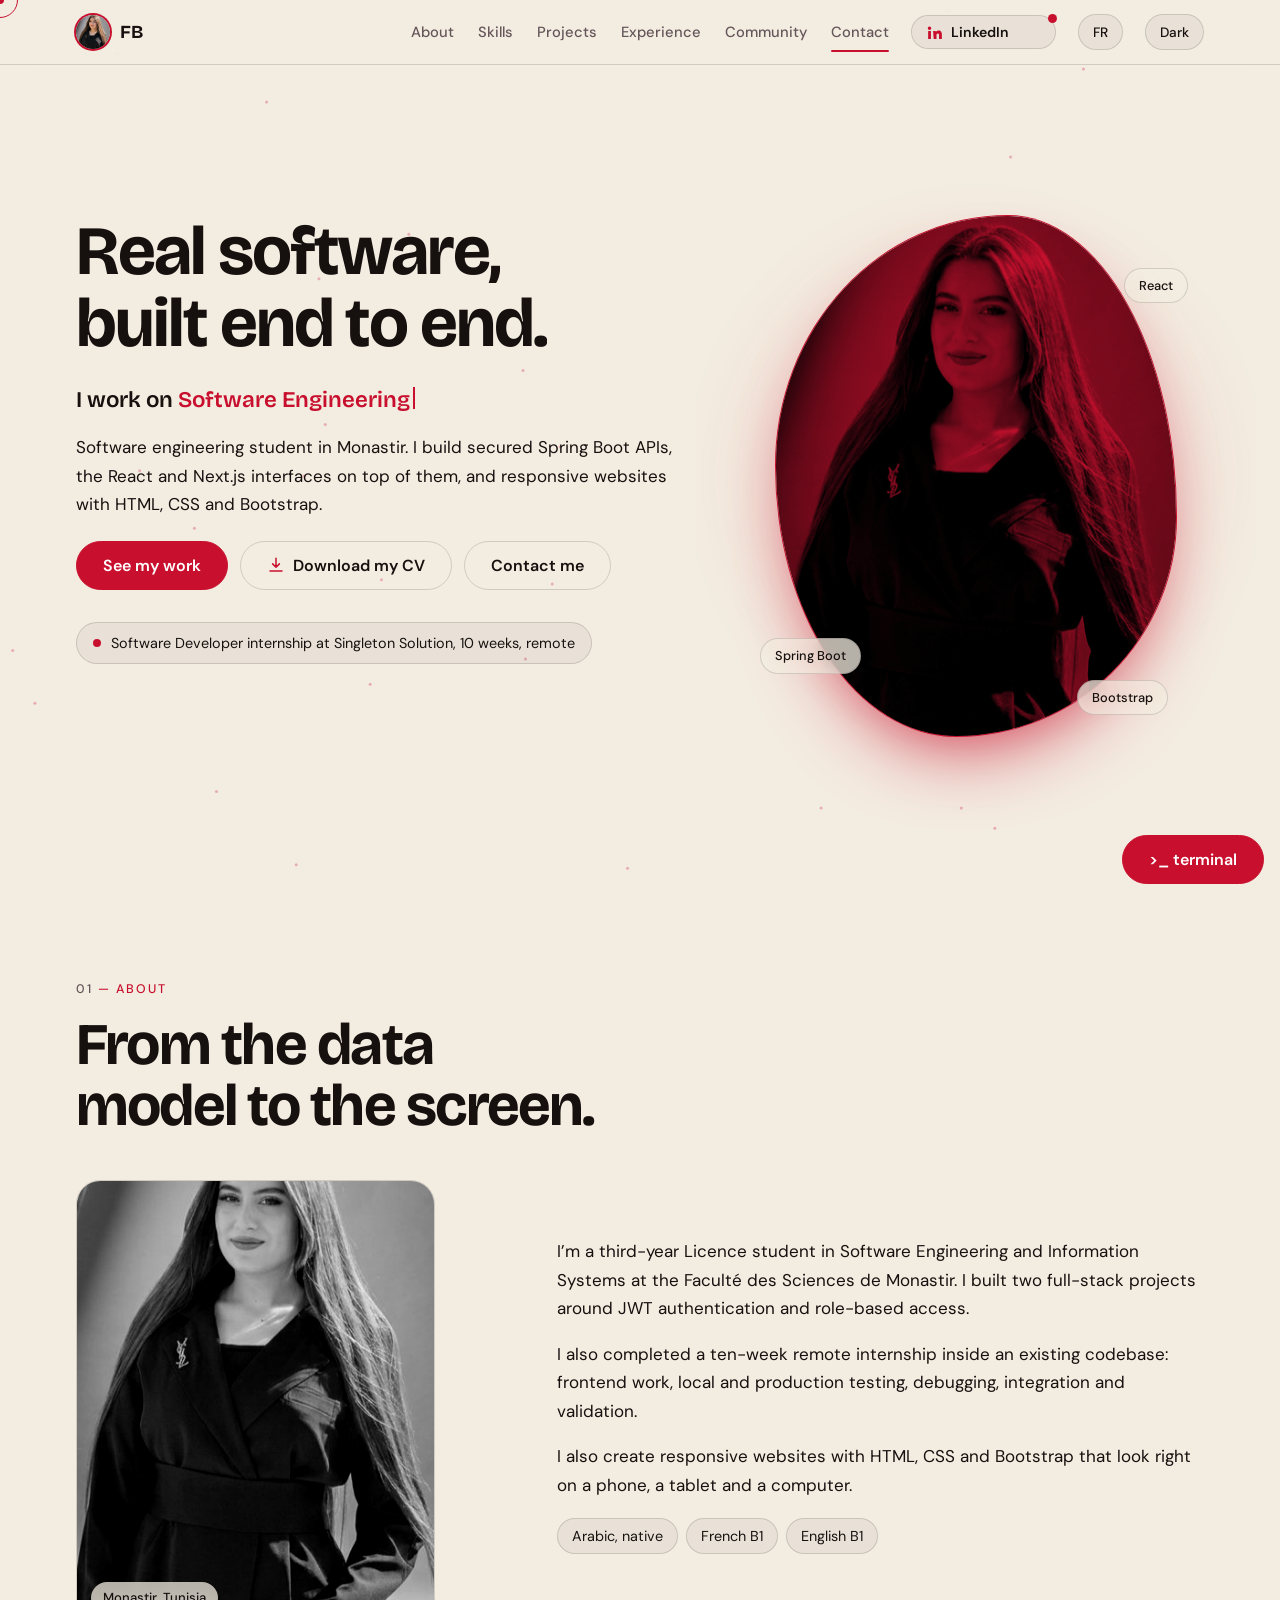
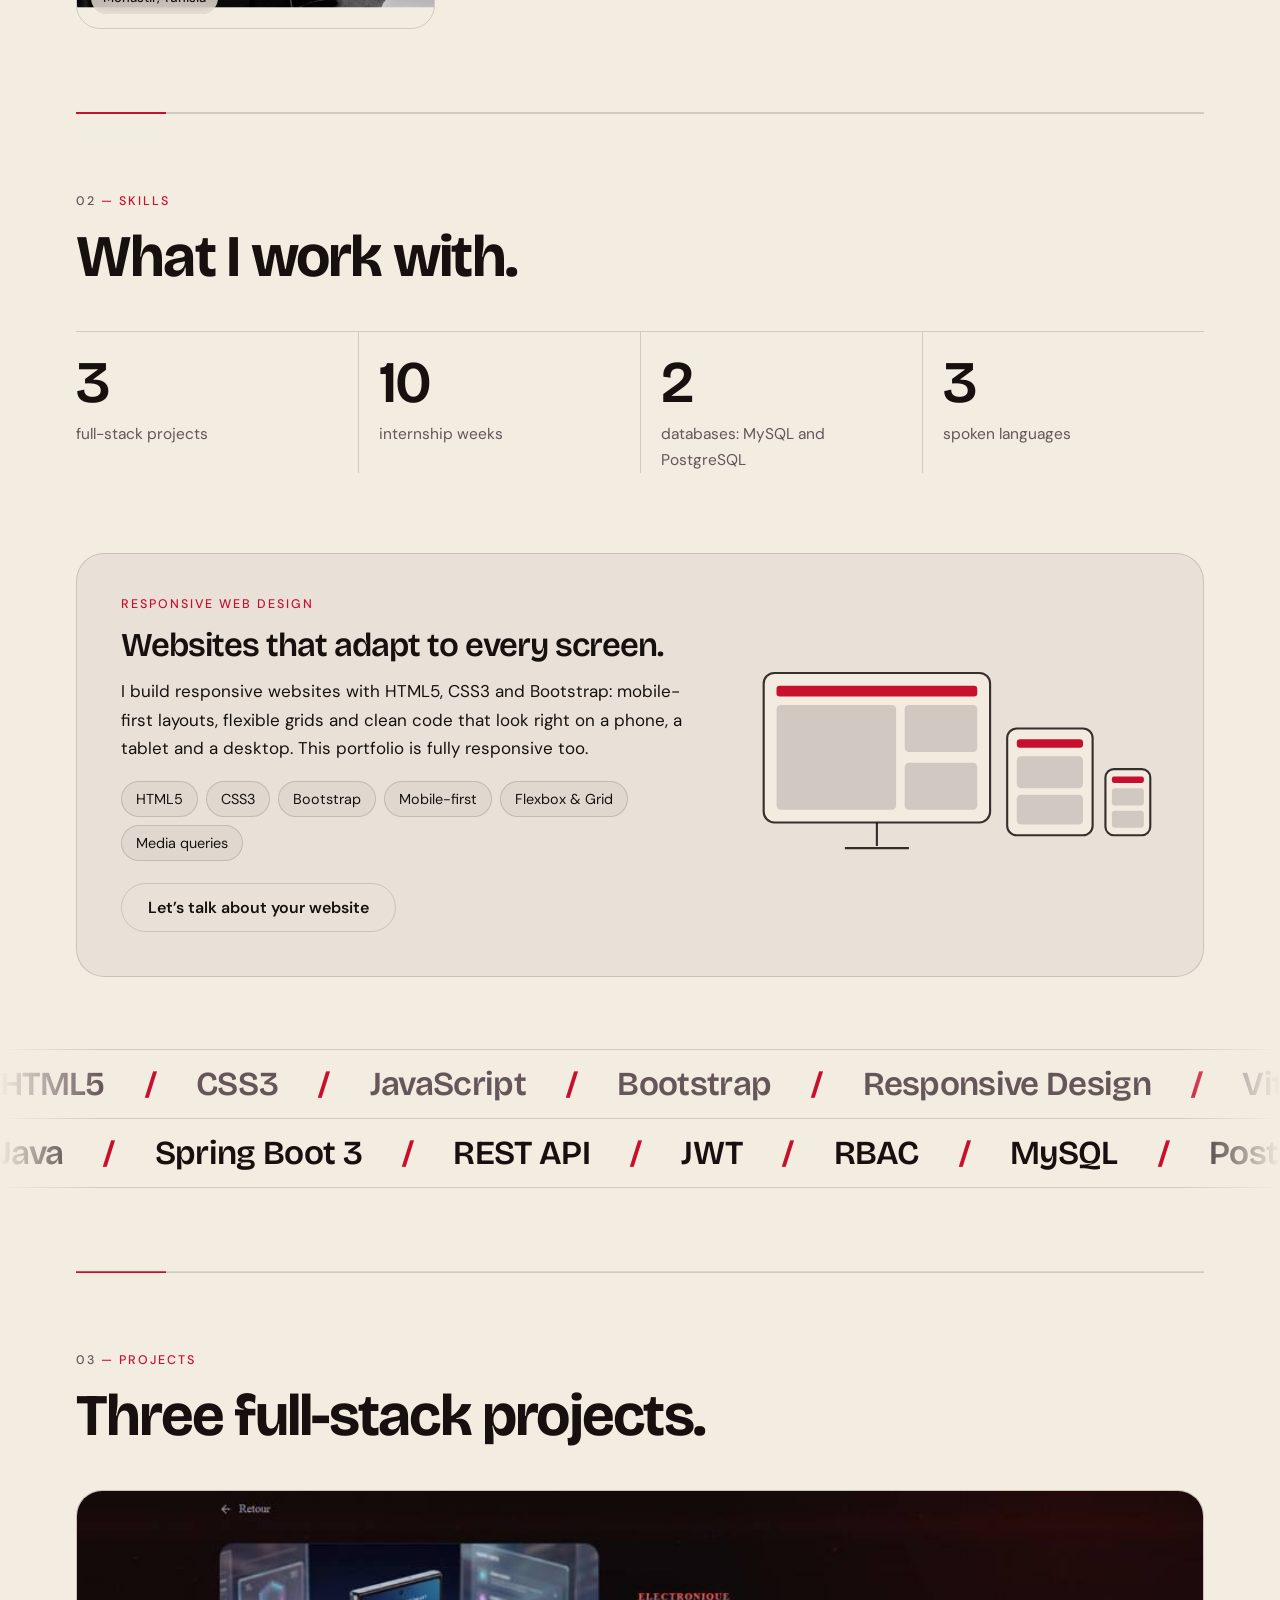
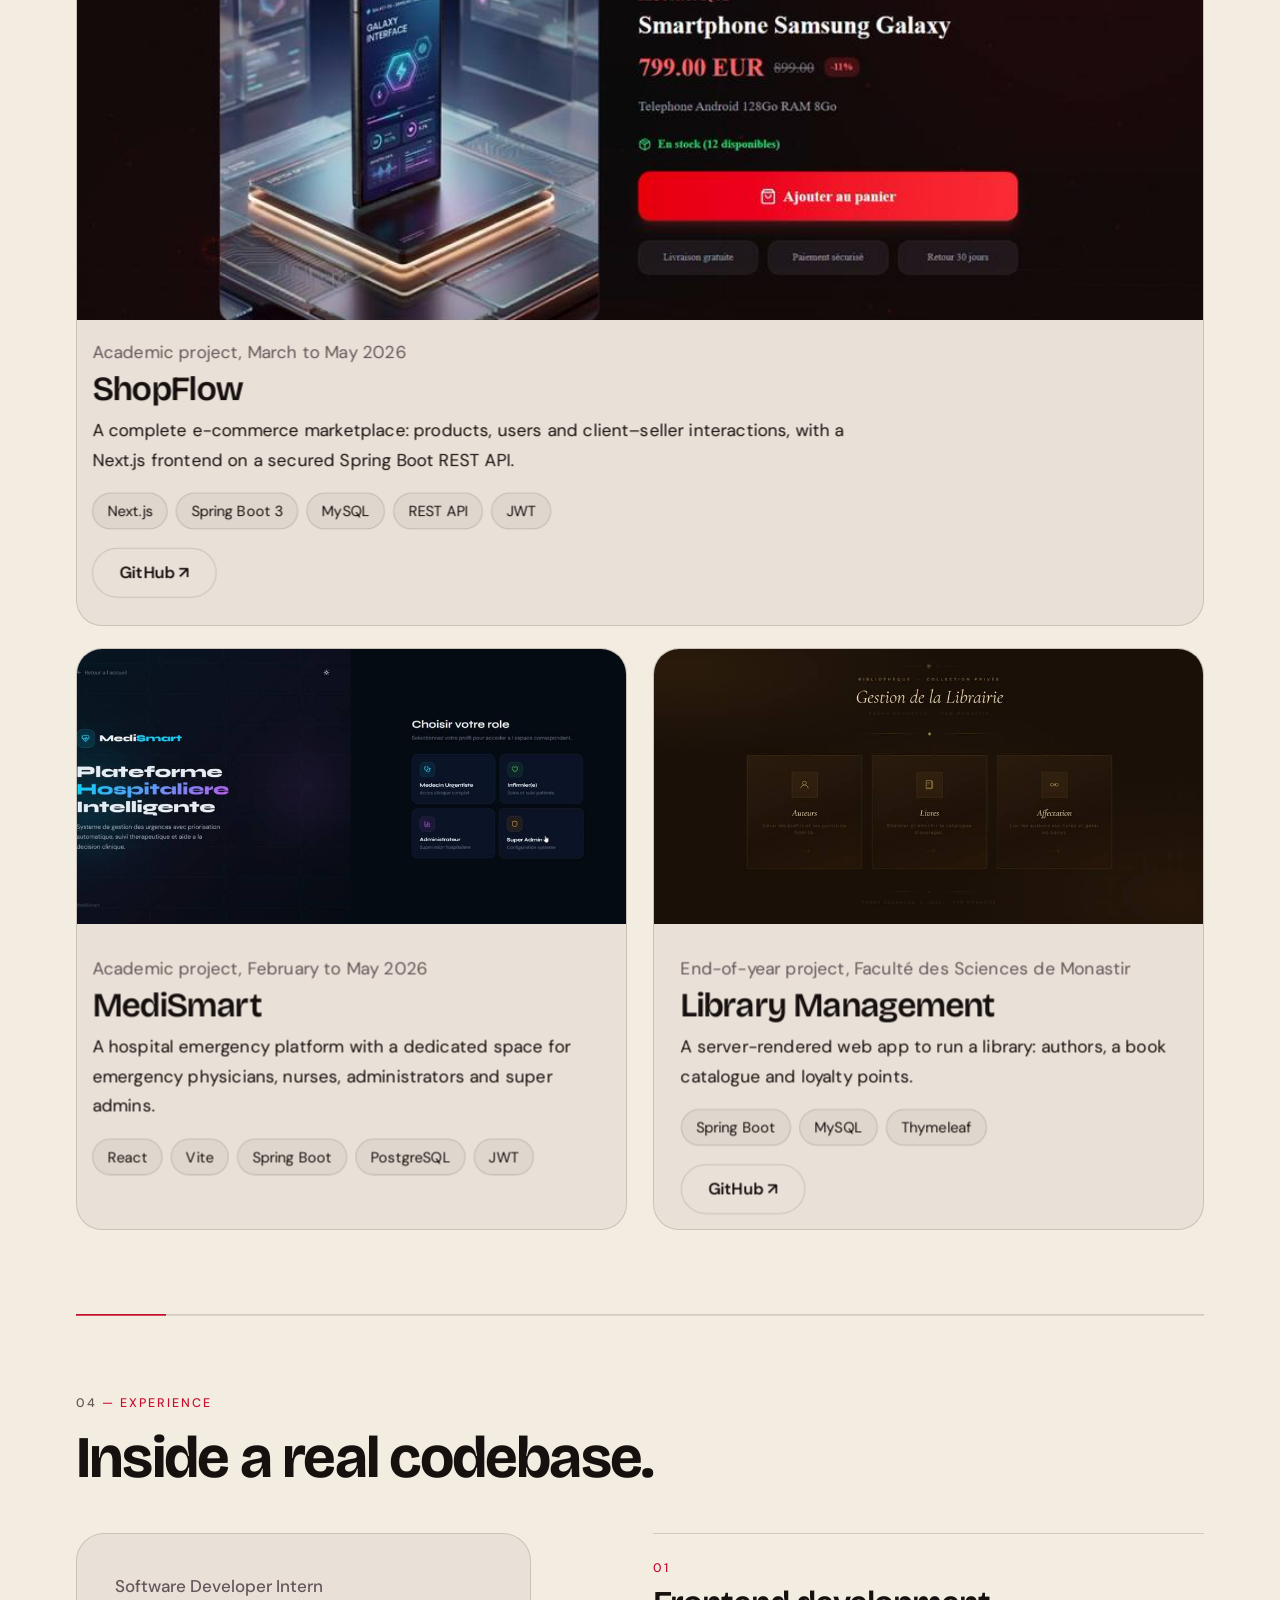
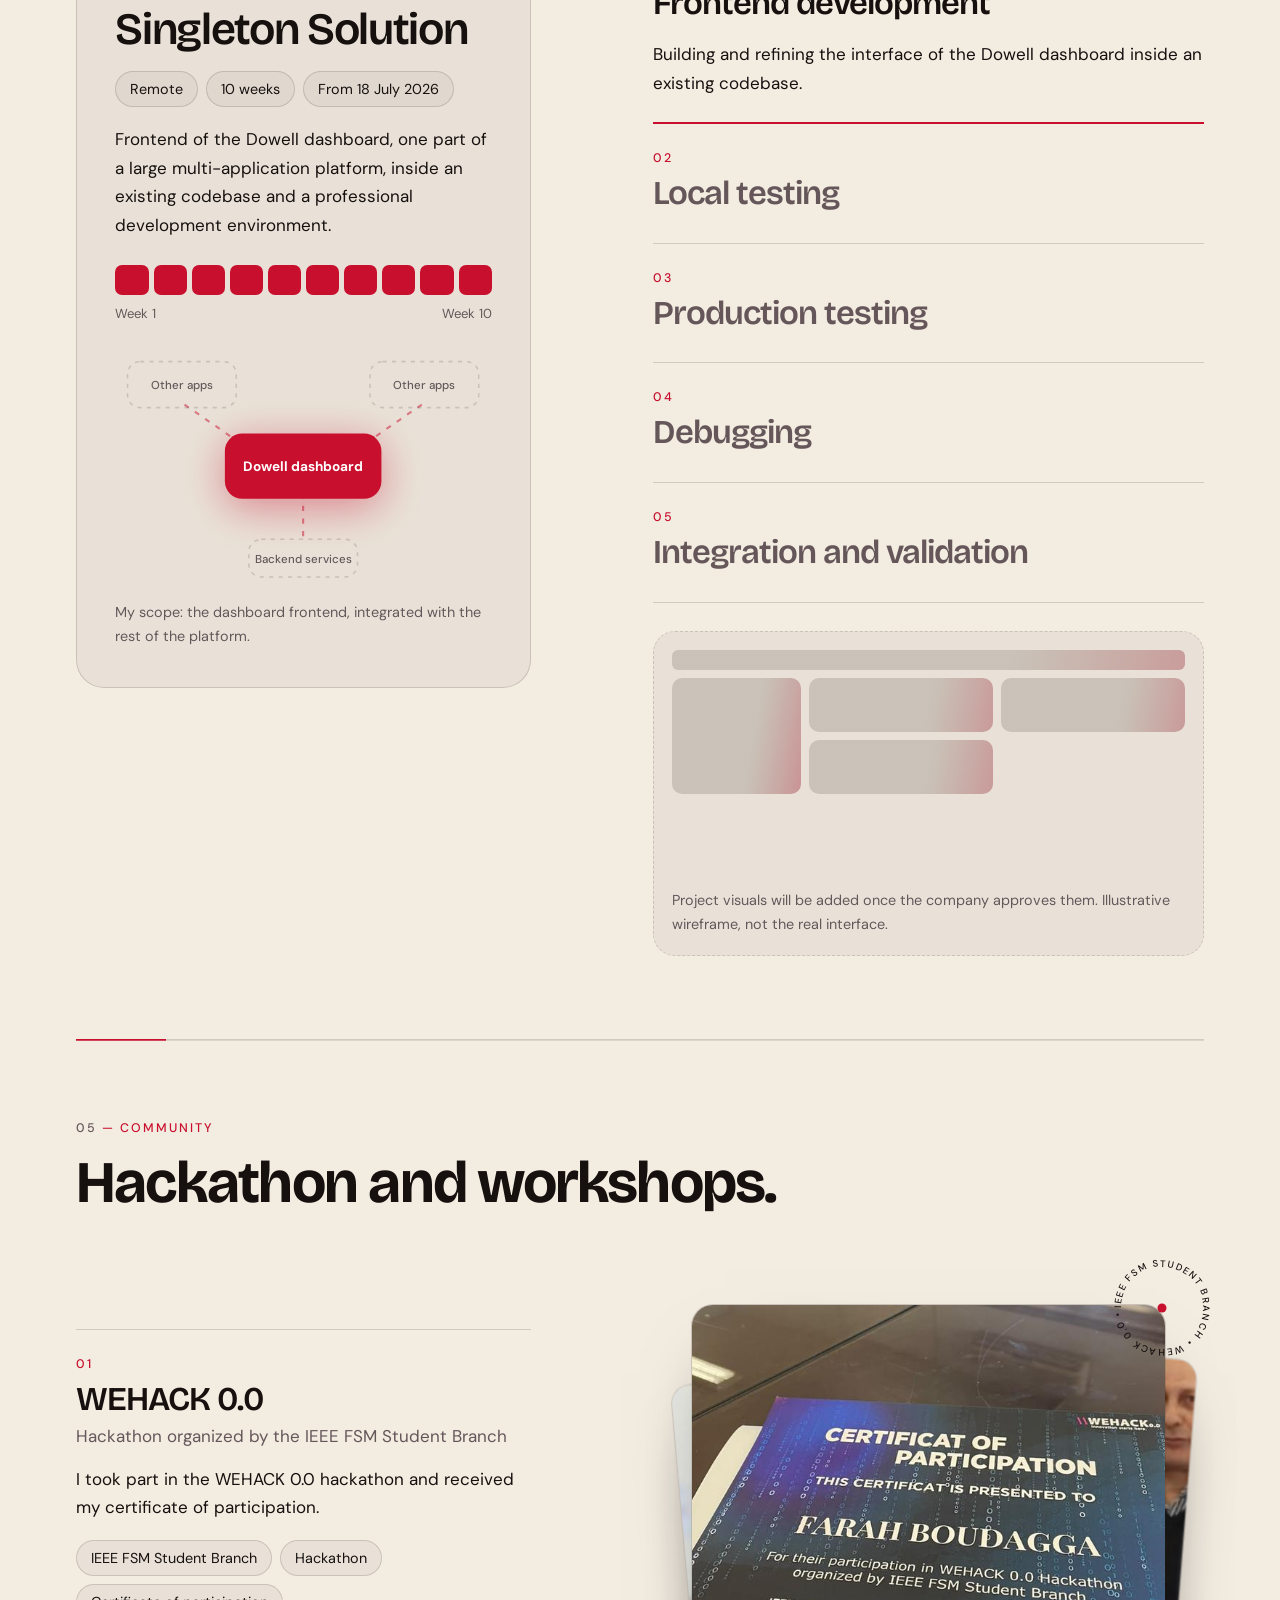
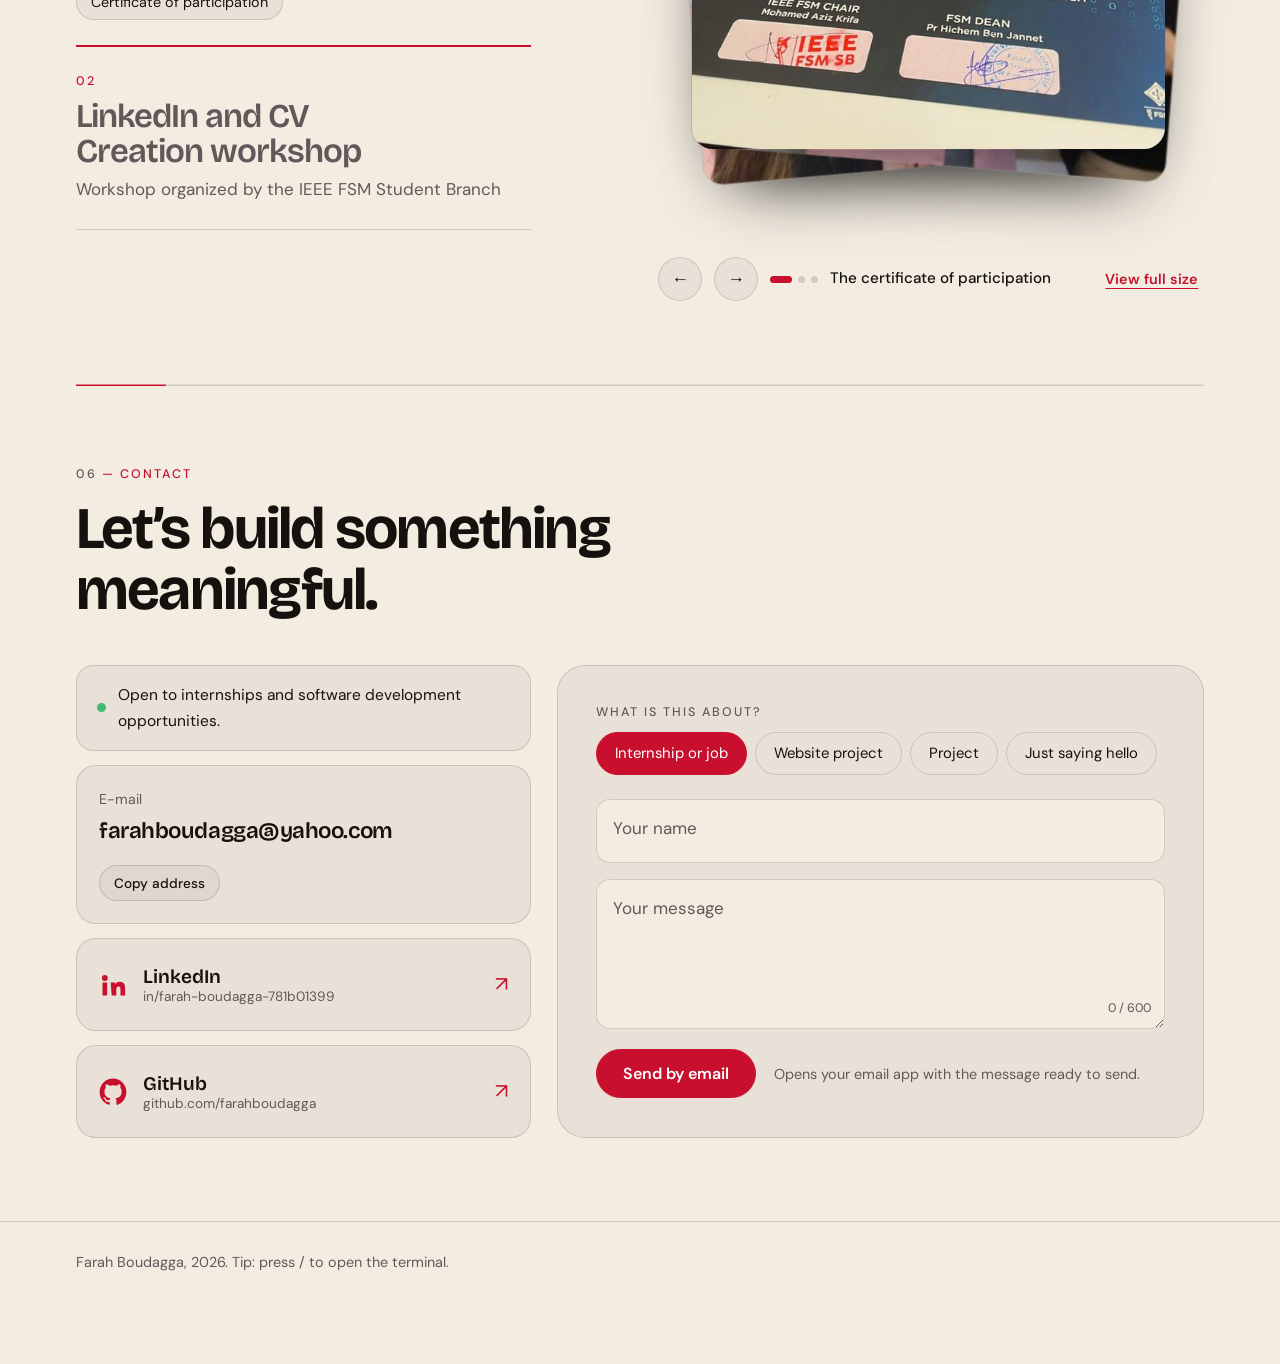
<file: index.html>
<!DOCTYPE html>
<!--
  =====================================================================
  PORTFOLIO  -  index.html  (the structure and the texts of the page)
  =====================================================================
  HOW THE PROJECT IS ORGANIZED
    index.html        -> this file: page structure + the texts (English + French)
    css/style.css     -> all the colors, fonts and layout
    js/config.js      -> ***YOUR DATA***: email, links, CV, images, projects, skills...
    js/main.js        -> the behavior (animations, language switch, terminal...)
    assets/img/       -> your photos and project screenshots
    assets/cv/        -> your CV (PDF)

  WHAT TO EDIT
    * Email, LinkedIn, GitHub, CV file, images, projects, skills  -> js/config.js
    * A sentence of text                                         -> here, in index.html
        Every translated text has two versions:
        the English text is between the tags, the French text is in  data-fr="..."
        Example:  <p data-fr="Bonjour">Hello</p>
    * Colors and fonts                                           -> css/style.css (top of the file)

  Elements with  data-email, data-cv-link, data-linkedin-link ...  are filled
  automatically from js/config.js, so never type your email in this file.
  =====================================================================
-->
<html lang="en">
<head>
<meta charset="utf-8">
<!-- This line makes the page responsive on phones -->
<meta name="viewport" content="width=device-width, initial-scale=1, viewport-fit=cover">
<title>Farah Boudagga | Software Engineering Student &amp; Developer</title>

<!-- SEO + link preview (WhatsApp, LinkedIn...) -->
<meta name="description" content="Farah Boudagga, software engineering student in Monastir. Secured Spring Boot APIs, React and Next.js interfaces, responsive websites with HTML, CSS and Bootstrap, a remote developer internship and WEHACK 0.0 hackathon participation.">
<meta property="og:title" content="Farah Boudagga | Software Engineering Student &amp; Developer">
<meta property="og:description" content="Real software, built end to end: Spring Boot, React, Next.js and responsive websites.">
<meta property="og:type" content="website">
<meta property="og:url" content="https://farahboudagga.github.io/">
<meta property="og:image" content="https://farahboudagga.github.io/assets/img/portrait.jpg">
<meta name="twitter:card" content="summary">
<!-- Tells Google the official address of this page -->
<link rel="canonical" href="https://farahboudagga.github.io/">
<!-- Helps Google understand who this site is about -->
<script type="application/ld+json">
{"@context":"https://schema.org","@type":"Person","name":"Farah Boudagga","url":"https://farahboudagga.github.io/","image":"https://farahboudagga.github.io/assets/img/portrait.jpg","description":"Software engineering student and developer in Monastir, Tunisia.","sameAs":["https://www.linkedin.com/in/farah-boudagga-781b01399/","https://github.com/farahboudagga"]}
</script>
<meta name="theme-color" content="#C8102E">
<link rel="icon" href="assets/img/portrait.jpg">

<!-- Google Fonts (needs internet). To change the fonts, change this link AND --d in css/style.css -->
<link rel="preconnect" href="https://fonts.googleapis.com">
<link rel="preconnect" href="https://fonts.gstatic.com" crossorigin>
<link href="https://fonts.googleapis.com/css2?family=Bricolage+Grotesque:opsz,wght@12..96,500..800&family=DM+Sans:wght@400;500;700&display=swap" rel="stylesheet">

<!-- All the styles -->
<link rel="stylesheet" href="css/style.css">
</head>

<body>
<!-- Accessibility: lets keyboard users jump to the content -->
<a class="sk" href="#main">Skip to content</a>

<!-- ===== Decorations: loading screen, scroll bar, particles canvas, custom cursor ===== -->
<!-- LOADING SCREEN: calm, uses the site background. Portrait inside a thin ring that fills up,
     then the name and the role. It fades away by itself (see js/main.js, section 13). -->
<div id="pre" aria-hidden="true">
  <div class="pre-ring">
    <svg viewBox="0 0 112 112"><circle class="track" cx="56" cy="56" r="52"/><circle class="prog" cx="56" cy="56" r="52"/></svg>
    <img class="ph" alt="" width="92" height="92">
  </div>
  <p class="pre-name" data-name></p>
  <p class="pre-role" data-fr="Étudiante en génie logiciel et développeuse">Software engineering student and developer</p>
</div>
<div id="bar"></div>
<canvas id="cv" aria-hidden="true"></canvas>
<div id="cu"></div><div id="cr"></div>

<!-- =====================================================================
     NAVBAR
     Menu links: data-fr = French label. The LinkedIn pill + preview card
     are filled from js/config.js.
     ===================================================================== -->
<nav aria-label="Main"><div class="w">
  <!-- Logo = your photo + initials -->
  <a class="lg" href="#top" aria-label="Back to top"><img class="ph" alt="" width="34" height="34"><span data-initials></span></a>

  <!-- Desktop menu -->
  <div class="nl" id="nl">
    <a data-s="about" href="#about" data-fr="À propos">About</a>
    <a data-s="skills" href="#skills" data-fr="Compétences">Skills</a>
    <a data-s="projects" href="#projects" data-fr="Projets">Projects</a>
    <a data-s="experience" href="#experience" data-fr="Expérience">Experience</a>
    <a data-s="community" href="#community" data-fr="Communauté">Community</a>
    <a data-s="contact" href="#contact">Contact</a>
    <i class="ind" id="ind"></i><!-- moving underline -->
  </div>

  <!-- LinkedIn pill + hover preview card -->
  <div class="li" id="li">
    <a class="lip" data-linkedin-link href="#" target="_blank" rel="noopener" aria-label="LinkedIn (opens in a new tab)">
      <svg viewBox="0 0 24 24" aria-hidden="true"><path fill="currentColor" d="M4.98 3.5a2.5 2.5 0 1 1 0 5 2.5 2.5 0 0 1 0-5zM3 9.75h4v11.25H3zM10 9.75h3.8v1.6h.06c.53-1 1.83-2.06 3.77-2.06 4.03 0 4.77 2.65 4.77 6.1v5.61h-4v-4.97c0-1.19-.02-2.71-1.65-2.71-1.65 0-1.9 1.29-1.9 2.62v5.06h-4z"/></svg>
      <span id="lipt">LinkedIn</span><i aria-hidden="true"></i>
    </a>
    <div class="lic" id="lic" role="region" aria-label="LinkedIn profile preview">
      <div class="lbn"></div>
      <div class="lbi">
        <div class="lbd">
          <img class="ph cav" alt="Portrait of Farah Boudagga" width="56" height="56">
          <div><b data-name></b><small data-fr="Monastir, Tunisie">Monastir, Tunisia</small></div>
        </div>
        <!-- EDIT: your LinkedIn headline + details -->
        <p class="lhd">Computer Science Student | Exploring Science &amp; Technology Through Code &amp; Books</p>
        <ul class="lmt"><li>Faculté des sciences Monastir</li><li data-fr="500+ relations">500+ connections</li></ul>
        <p class="lps" data-fr="Au programme : le projet ShopFlow, les ateliers IEEE FSM, et ce que je construis.">Inside: the ShopFlow project, IEEE FSM workshops and what I’m building.</p>
        <a class="btn" data-linkedin-link href="#" target="_blank" rel="noopener" data-fr="Voir mon profil ↗">View my profile ↗</a>
      </div>
    </div>
  </div>

  <!-- Buttons: language, theme, mobile burger (the CV button lives in the hero) -->
  <button class="ib" id="lang" aria-label="Switch language">FR</button>
  <button class="ib" id="th" aria-label="Toggle light or dark theme">Dark</button>
  <button class="bgr" id="bgr" aria-label="Open menu" aria-expanded="false" aria-controls="mp"><span></span><span></span></button>
</div>

<!-- Mobile menu (opens with the burger button). The LinkedIn card is copied here by main.js -->
<div id="mp">
  <a class="pl" data-s="about" href="#about" data-fr="À propos">About</a>
  <a class="pl" data-s="skills" href="#skills" data-fr="Compétences">Skills</a>
  <a class="pl" data-s="projects" href="#projects" data-fr="Projets">Projects</a>
  <a class="pl" data-s="experience" href="#experience" data-fr="Expérience">Experience</a>
  <a class="pl" data-s="community" href="#community" data-fr="Communauté">Community</a>
  <a class="pl" data-s="contact" href="#contact">Contact</a>
</div>
</nav>

<main id="main">

<!-- =====================================================================
     HERO  -  first screen
     The big title and the typing words come from js/config.js
     (headline + typingWords). The badge below shows your internship.
     ===================================================================== -->
<header class="hero" id="top"><div class="w"><div class="g">
  <div class="cp">
    <h1 id="h1" aria-label="Real software, built end to end."></h1>
    <div class="ty" aria-hidden="true"><span id="tp" data-fr="Je travaille sur">I work on</span> <b id="tw"></b><u></u></div>

    <!-- EDIT: short introduction -->
    <p data-fr="Étudiante en génie logiciel à Monastir. Je construis des API Spring Boot sécurisées, les interfaces React et Next.js qui s’appuient dessus, et des sites web responsive en HTML, CSS et Bootstrap.">Software engineering student in Monastir. I build secured Spring Boot APIs, the React and Next.js interfaces on top of them, and responsive websites with HTML, CSS and Bootstrap.</p>

    <!-- Buttons. This is the ONLY CV button on the whole site; its file comes from js/config.js (cv.file) -->
    <div class="cta">
      <a class="btn mag" href="#projects" data-fr="Voir mes projets">See my work</a>
      <a class="btn o mag dl" data-cv-link href="#" download><svg viewBox="0 0 24 24" fill="none" stroke="currentColor" stroke-width="2" stroke-linecap="round" stroke-linejoin="round" aria-hidden="true"><path d="M12 3v12m0 0l-4.5-4.5M12 15l4.5-4.5M4 20h16"/></svg><span data-fr="Télécharger mon CV">Download my CV</span></a>
      <a class="btn o mag" href="#contact" data-fr="Me contacter">Contact me</a>
    </div>

    <!-- EDIT: badge (internship) -->
    <div class="bd" data-fr="Stage développeuse logiciel chez Singleton Solution, 10 semaines, à distance">Software Developer internship at Singleton Solution, 10 weeks, remote</div>
  </div>

  <!-- Your photo (portrait in config.js) + floating skill tags -->
  <div class="sg"><div class="st" id="st"><div class="gl"></div>
    <div class="bl" id="bl">
      <img class="b0 ph" alt="Portrait of Farah Boudagga" width="391" height="719">
      <img class="b1 ph" alt="" aria-hidden="true">
    </div>
    <span class="fc">Spring Boot</span><span class="fc">React</span><span class="fc">Bootstrap</span>
  </div></div>
</div></div></header>

<!-- =====================================================================
     01  ABOUT
     ===================================================================== -->
<section id="about"><div class="w">
  <div class="sh rv"><p class="lb"><span>01</span> — <i style="font-style:normal" data-fr="À propos">About</i></p><h2 data-fr="Du modèle de données jusqu’à l’écran.">From the data model to the screen.</h2></div>
  <div class="g">
    <figure class="af rv"><img class="ph" alt="Farah Boudagga, black and white portrait that turns to color on hover" data-p=".05"><span>Monastir, Tunisia</span></figure>
    <div class="at rv">
      <!-- EDIT: your presentation paragraphs -->
      <p data-fr="Je suis en troisième année de Licence en Génie Logiciel et Systèmes d’Information à la Faculté des Sciences de Monastir. J’ai construit deux projets full-stack autour de l’authentification JWT et du contrôle d’accès par rôles.">I’m a third-year Licence student in Software Engineering and Information Systems at the Faculté des Sciences de Monastir. I built two full-stack projects around JWT authentication and role-based access.</p>
      <p data-fr="J’ai aussi effectué un stage de dix semaines à distance dans un code existant : frontend, tests en local et en production, débogage, intégration et validation.">I also completed a ten-week remote internship inside an existing codebase: frontend work, local and production testing, debugging, integration and validation.</p>
      <p data-fr="Je crée aussi des sites web responsive avec HTML, CSS et Bootstrap, qui s’affichent correctement sur téléphone, tablette et ordinateur.">I also create responsive websites with HTML, CSS and Bootstrap that look right on a phone, a tablet and a computer.</p>
      <div class="chs">
        <span class="ch" data-fr="Arabe, langue maternelle">Arabic, native</span>
        <span class="ch" data-fr="Français B1">French B1</span>
        <span class="ch" data-fr="Anglais B1">English B1</span>
      </div>
    </div>
  </div>
</div></section>

<!-- =====================================================================
     02  SKILLS
     - Numbers: the list "stats" in js/config.js
     - Scrolling banner: the list "skills" in js/config.js
     ===================================================================== -->
<section id="skills">
  <div class="w">
    <div class="sh rv"><p class="lb"><span>02</span> — <i style="font-style:normal" data-fr="Compétences">Skills</i></p><h2 data-fr="Ce que j’utilise.">What I work with.</h2></div>

    <!-- Animated numbers (filled by main.js from CONFIG.stats) -->
    <div class="nums rv" id="stats"></div>

    <!-- NEW: Responsive web design card -->
    <div class="rw rv" id="responsive">
      <div>
        <p class="lb" data-fr="Sites web responsive">Responsive web design</p>
        <h3 data-fr="Des sites web qui s’adaptent à tous les écrans.">Websites that adapt to every screen.</h3>
        <p data-fr="Je crée des sites web responsive avec HTML5, CSS3 et Bootstrap : des mises en page mobile-first, des grilles flexibles et un code propre, qui s’affichent bien sur téléphone, tablette et ordinateur. Ce portfolio est lui-même entièrement responsive.">I build responsive websites with HTML5, CSS3 and Bootstrap: mobile-first layouts, flexible grids and clean code that look right on a phone, a tablet and a desktop. This portfolio is fully responsive too.</p>
        <!-- EDIT: tags of this card -->
        <div class="chs">
          <span class="ch">HTML5</span>
          <span class="ch">CSS3</span>
          <span class="ch">Bootstrap</span>
          <span class="ch">Mobile-first</span>
          <span class="ch">Flexbox &amp; Grid</span>
          <span class="ch">Media queries</span>
        </div>
        <a class="btn o mag" href="#contact" data-fr="Parlons de votre site">Let’s talk about your website</a>
      </div>
      <!-- Drawing: desktop + tablet + phone (pure SVG, no image file needed) -->
      <svg class="devs" viewBox="0 0 380 200" role="img" aria-label="A desktop screen, a tablet and a phone showing the same page">
        <!-- Desktop -->
        <rect class="frame" x="10" y="14" width="212" height="140" rx="10"/>
        <rect class="hot"  x="22" y="26" width="188" height="10" rx="3"/>
        <rect class="blk"  x="22" y="44" width="112" height="98" rx="4"/>
        <rect class="blk"  x="142" y="44" width="68" height="44" rx="4"/>
        <rect class="blk"  x="142" y="98" width="68" height="44" rx="4"/>
        <path class="stand" d="M116 154v22M86 178h60"/>
        <!-- Tablet -->
        <rect class="frame" x="238" y="66" width="80" height="100" rx="9"/>
        <rect class="hot"  x="247" y="76" width="62" height="8" rx="3"/>
        <rect class="blk"  x="247" y="92" width="62" height="30" rx="4"/>
        <rect class="blk"  x="247" y="128" width="62" height="28" rx="4"/>
        <!-- Phone -->
        <rect class="frame" x="330" y="104" width="42" height="62" rx="8"/>
        <rect class="hot"  x="336" y="111" width="30" height="6" rx="2"/>
        <rect class="blk"  x="336" y="122" width="30" height="16" rx="3"/>
        <rect class="blk"  x="336" y="143" width="30" height="16" rx="3"/>
      </svg>
    </div>
  </div>

  <!-- Two scrolling banners (filled by main.js from CONFIG.skills) -->
  <div class="mq" aria-label="Skills"><div class="mt" id="m1"></div></div>
  <div class="mq" aria-hidden="true"><div class="mt" id="m2"></div></div>
</section>

<!-- =====================================================================
     03  PROJECTS  -  the cards are built from CONFIG.projects (js/config.js)
     ===================================================================== -->
<section id="projects"><div class="w">
  <div class="sh rv"><p class="lb"><span>03</span> — <i style="font-style:normal" data-fr="Projets">Projects</i></p><h2 data-fr="Trois projets full-stack.">Three full-stack projects.</h2></div>
  <div class="g pg" id="pg"></div>
</div></section>

<!-- =====================================================================
     04  EXPERIENCE  -  internship card (texts here) + tabs (CONFIG.experience)
     ===================================================================== -->
<section id="experience"><div class="w">
  <div class="sh rv"><p class="lb"><span>04</span> — <i style="font-style:normal" data-fr="Expérience">Experience</i></p><h2 data-fr="Dans un vrai code de production.">Inside a real codebase.</h2></div>
  <div class="g xe">
    <!-- Left card: company, duration, scope -->
    <div class="xl rv">
      <p class="mu xk" data-fr="Stagiaire développeuse logiciel">Software Developer Intern</p>
      <h3>Singleton Solution</h3>
      <div class="chs">
        <span class="ch" data-fr="À distance">Remote</span>
        <span class="ch" data-fr="10 semaines">10 weeks</span>
        <span class="ch" data-fr="Depuis le 18 juillet 2026">From 18 July 2026</span>
      </div>
      <p data-fr="Frontend du dashboard Dowell, une composante d’une grande plateforme multi-applications, dans un code existant et un environnement de développement professionnel.">Frontend of the Dowell dashboard, one part of a large multi-application platform, inside an existing codebase and a professional development environment.</p>
      <!-- 10 bars = 10 weeks -->
      <div class="wk2" role="img" aria-label="10 weeks"><div class="wb">
        <i style="--k:0"></i><i style="--k:1"></i><i style="--k:2"></i><i style="--k:3"></i><i style="--k:4"></i>
        <i style="--k:5"></i><i style="--k:6"></i><i style="--k:7"></i><i style="--k:8"></i><i style="--k:9"></i>
      </div><div class="wl"><span data-fr="Semaine 1">Week 1</span><span data-fr="Semaine 10">Week 10</span></div></div>
      <!-- Small diagram -->
      <svg class="map" id="xmap" data-a="0" viewBox="0 0 360 230" role="img" aria-label="Diagram: the Dowell dashboard connected to the rest of the platform">
        <g class="lns"><path d="M120 92 L62 52"/><path d="M240 92 L298 52"/><path d="M180 140 L180 184"/></g>
        <g class="nd"><rect x="12" y="14" width="104" height="44" rx="12"/><rect x="244" y="14" width="104" height="44" rx="12"/><rect x="128" y="184" width="104" height="36" rx="12"/></g>
        <g class="nt"><text x="64" y="40">Other apps</text><text x="296" y="40">Other apps</text><text x="180" y="207">Backend services</text></g>
        <rect class="hub" x="108" y="84" width="144" height="60" rx="16"/><text class="ht" x="180" y="119">Dowell dashboard</text>
      </svg>
      <p class="mu cpn" data-fr="Mon périmètre : le frontend du dashboard, intégré au reste de la plateforme.">My scope: the dashboard frontend, integrated with the rest of the platform.</p>
    </div>
    <!-- Right: tabs (filled by main.js) + placeholder for visuals -->
    <div class="xr rv">
      <div class="xt" id="xt" role="tablist" aria-label="What I worked on"></div>
      <div class="vz" aria-label="Placeholder for project visuals">
        <div class="vw" aria-hidden="true"><b></b><i></i><i></i><i></i><i></i></div>
        <p data-fr="Les visuels du projet seront ajoutés après validation de l’entreprise. Maquette illustrative, pas l’interface réelle.">Project visuals will be added once the company approves them. Illustrative wireframe, not the real interface.</p>
      </div>
    </div>
  </div>
</div></section>

<!-- =====================================================================
     05  COMMUNITY  -  hackathon + workshop (CONFIG.community in js/config.js)
     ===================================================================== -->
<section id="community"><div class="w">
  <div class="sh rv"><p class="lb"><span>05</span> — <i style="font-style:normal" data-fr="Communauté">Community</i></p><h2 data-fr="Hackathon et ateliers.">Hackathon and workshops.</h2></div>
  <div class="g cm">
    <div class="tb rv" role="tablist" aria-label="Activities" id="ctabs"></div>
    <div class="dw rv">
      <!-- Rotating round text -->
      <div class="seal" aria-hidden="true"><svg viewBox="0 0 120 120"><defs><path id="sp" d="M60 60m-46 0a46 46 0 1 1 92 0a46 46 0 1 1-92 0"/></defs><text><textPath href="#sp" id="sealt" textLength="284" lengthAdjust="spacing"></textPath></text><circle cx="60" cy="60" r="5" fill="var(--ac)"/></svg></div>
      <!-- Photo deck -->
      <div class="dk" id="dk" tabindex="0" aria-label="Photo deck. Click, swipe or use the arrow keys."></div>
      <div class="ctl">
        <button class="rb" id="pvb" aria-label="Previous photo">←</button>
        <button class="rb" id="nxb" aria-label="Next photo">→</button>
        <div class="dots" id="dots" aria-hidden="true"></div>
        <p class="cap" id="cap" aria-live="polite"></p>
        <button class="zm" id="zm" data-fr="Voir en grand">View full size</button>
      </div>
    </div>
  </div>
</div></section>

<!-- =====================================================================
     06  CONTACT
     Email, LinkedIn, GitHub and CV are filled from js/config.js
     ===================================================================== -->
<section id="contact"><div class="w">
  <div class="sh rv"><p class="lb"><span>06</span> — Contact</p><h2 data-fr="Construisons quelque chose de significatif.">Let’s build something meaningful.</h2></div>
  <div class="g cg">
    <div class="ci rv">
      <p class="av" data-fr="Ouverte aux stages et aux opportunités en développement logiciel.">Open to internships and software development opportunities.</p>

      <!-- Email card -->
      <div class="em">
        <small class="mu">E-mail</small>
        <a data-email-link data-email href="#"></a>
        <button class="ib" id="cp" type="button" data-fr="Copier l’adresse">Copy address</button>
      </div>

      <!-- LinkedIn -->
      <a class="sc2" data-linkedin-link href="#" target="_blank" rel="noopener">
        <svg viewBox="0 0 24 24" aria-hidden="true"><path fill="currentColor" d="M4.98 3.5a2.5 2.5 0 1 1 0 5 2.5 2.5 0 0 1 0-5zM3 9.75h4v11.25H3zM10 9.75h3.8v1.6h.06c.53-1 1.83-2.06 3.77-2.06 4.03 0 4.77 2.65 4.77 6.1v5.61h-4v-4.97c0-1.19-.02-2.71-1.65-2.71-1.65 0-1.9 1.29-1.9 2.62v5.06h-4z"/></svg>
        <span>LinkedIn<small data-linkedin-handle></small></span><i aria-hidden="true">↗</i>
      </a>

      <!-- GitHub -->
      <a class="sc2" data-github-link href="#" target="_blank" rel="noopener">
        <svg viewBox="0 0 24 24" aria-hidden="true"><path fill="currentColor" d="M12 .5C5.65.5.5 5.65.5 12c0 5.08 3.29 9.39 7.86 10.91.58.1.79-.25.79-.56v-2c-3.2.7-3.87-1.37-3.87-1.37-.52-1.33-1.28-1.69-1.28-1.69-1.04-.71.08-.7.08-.7 1.15.08 1.76 1.19 1.76 1.19 1.03 1.76 2.69 1.25 3.35.96.1-.75.4-1.25.73-1.54-2.55-.29-5.24-1.28-5.24-5.69 0-1.26.45-2.28 1.19-3.09-.12-.29-.52-1.46.11-3.05 0 0 .97-.31 3.17 1.18a11 11 0 0 1 5.78 0c2.2-1.49 3.17-1.18 3.17-1.18.63 1.59.23 2.76.11 3.05.74.81 1.19 1.83 1.19 3.09 0 4.42-2.7 5.4-5.27 5.68.41.36.78 1.06.78 2.14v3.17c0 .31.21.67.8.56A11.5 11.5 0 0 0 23.5 12C23.5 5.65 18.35.5 12 .5z"/></svg>
        <span>GitHub<small data-github-handle></small></span><i aria-hidden="true">↗</i>
      </a>

    </div>

    <!-- Contact form: opens the visitor's email app with the message ready (mailto) -->
    <form id="fm" class="fm rv">
      <div class="tp" role="radiogroup" aria-labelledby="tpl">
        <p class="lb2" id="tpl" data-fr="De quoi s’agit-il ?">What is this about?</p>
        <div class="tr">
          <label><input type="radio" name="tp" value="Internship opportunity" checked><span data-fr="Stage ou emploi">Internship or job</span></label>
          <label><input type="radio" name="tp" value="Website project"><span data-fr="Site web">Website project</span></label>
          <label><input type="radio" name="tp" value="Project"><span data-fr="Projet">Project</span></label>
          <label><input type="radio" name="tp" value="Hello"><span data-fr="Simple bonjour">Just saying hello</span></label>
        </div>
      </div>
      <div class="fl"><input id="fn" required placeholder=" " autocomplete="name"><label for="fn" data-fr="Votre nom">Your name</label></div>
      <div class="fl f"><textarea id="fq" required maxlength="600" placeholder=" "></textarea><label for="fq" data-fr="Votre message">Your message</label><span class="cn" id="cn">0 / 600</span></div>
      <div class="fa">
        <button class="btn mag" id="fs" data-fr="Envoyer par e-mail">Send by email</button>
        <p class="mu" data-fr="Ouvre votre messagerie avec le message prêt à envoyer.">Opens your email app with the message ready to send.</p>
      </div>
    </form>
  </div>
</div></section>

<!-- Full-size photo viewer (opened by "View full size") -->
<div id="lb" role="dialog" aria-modal="true" aria-label="Full-size photo"><button id="lbx" aria-label="Close">×</button><img id="lbi" alt=""><p id="lbc" style="margin:0"></p></div>
</main>

<!-- =====================================================================
     FOOTER
     ===================================================================== -->
<footer><div class="w"><span data-name></span>, <span data-year></span>. <span data-fr="Astuce : appuyez sur / pour ouvrir le terminal.">Tip: press / to open the terminal.</span></div></footer>

<!-- Little terminal (bottom right). Its answers are in js/main.js, section 9 -->
<button class="btn" id="tb" aria-expanded="false" aria-controls="tm">&gt;_ terminal</button>
<div id="tm" role="dialog" aria-label="Terminal">
  <div class="th"><i></i><i></i><i></i><span>farah@portfolio</span></div>
  <div id="tl" aria-live="polite"></div>
  <form id="tf"><label for="ti">$</label><input id="ti" autocomplete="off" spellcheck="false" aria-label="Command"></form>
</div>

<!-- SCRIPTS: config first (your data), then main (the behavior). Keep this order. -->
<script src="js/config.js"></script>
<script src="js/main.js"></script>
</body>
</html>
</file>
<file: css/style.css>
/* =====================================================================
   style.css  -  ALL THE STYLES OF THE PORTFOLIO
   ---------------------------------------------------------------------
   Quick edits:
   - Change the main color      -> --ac in the THEME block (light + dark)
   - Change the background      -> --bg
   - Change the fonts           -> --d (titles) + the Google Fonts link in index.html
   The file follows the page from top to bottom: navbar, hero, about,
   skills, projects, experience, community, contact, footer.
   ===================================================================== */

/* ============================================================
   THEME  -  colors & fonts
   Change --ac (accent color) to recolor the whole site.
   --bg = background, --fg = text, --mu = muted text, --ln = lines/borders.
   The [data-theme=dark] block below holds the dark-mode colors.
   ============================================================ */
:root {
  --bg:#F3ECE1;
  --fg:#16100F;
  --mu:#65565A;
  --ac:#C8102E;
  --s:rgba(22,16,15,.045);
  --ln:rgba(22,16,15,.15);
  --d:"Bricolage Grotesque","Helvetica Neue",Arial,sans-serif;
  color-scheme:light;
  box-sizing:border-box;
  padding-top:env(safe-area-inset-top,0px);
  padding-bottom:env(safe-area-inset-bottom,0px);
}

:root[data-theme=dark] {
  --bg:#0E0A0B;
  --fg:#F4EDE4;
  --mu:#A99CA1;
  --ac:#FF3355;
  --s:rgba(255,255,255,.05);
  --ln:rgba(255,255,255,.14);
  color-scheme:dark;
}


/* ============================================================
   BASE  -  reset, headings, links
   ============================================================ */
* {
  box-sizing:border-box;
}

html {
  scroll-behavior:smooth;
  scroll-padding-top:calc(80px + env(safe-area-inset-top,0px));
}

body {
  margin:0;
  background:var(--bg);
  color:var(--fg);
  font:400 1.0625rem/1.68 "DM Sans",system-ui,sans-serif;
  overflow-x:hidden;
}

h1,h2,h3 {
  font-family:var(--d);
  font-weight:700;
  letter-spacing:-.03em;
  line-height:1.04;
  margin:0;
  text-wrap:balance;
  word-break:keep-all;
  overflow-wrap:normal;
  hyphens:none;
}

h1 {
  font-size:clamp(2.6rem,5.4vw,5.6rem);
}

h2 {
  font-size:clamp(2rem,4.6vw,4rem);
}

h3 {
  font-size:clamp(1.4rem,2.6vw,2.1rem);
  font-weight:600;
}

p {
  margin:0 0 1em;
  max-width:62ch;
}

a {
  color:inherit;
}

.mu {
  color:var(--mu);
}

:focus-visible {
  outline:2px solid var(--ac);
  outline-offset:3px;
  border-radius:6px;
}


/* ============================================================
   LAYOUT  -  .w = centered container, .g = 12-column grid
   ============================================================ */
.w {
  max-width:1240px;
  margin:0 auto;
  padding:0 clamp(20px,5vw,56px);
  position:relative;
  z-index:2;
}

.g {
  display:grid;
  grid-template-columns:repeat(12,minmax(0,1fr));
  column-gap:clamp(12px,2vw,28px);
}


/* ============================================================
   SECTIONS  -  spacing, section titles (.sh) and small labels (.lb)
   ============================================================ */
section {
  padding:clamp(48px,6.5vw,88px) 0;
  scroll-margin-top:64px;
  position:relative;
}

.sh {
  margin-bottom:clamp(26px,3.5vw,44px);
}

.sh h2 {
  max-width:20ch;
}

.lb {
  font:500 .78rem/1 "DM Sans",sans-serif;
  letter-spacing:.16em;
  text-transform:uppercase;
  color:var(--ac);
  margin:0 0 18px;
}

.lb span {
  color:var(--mu);
}


/* ============================================================
   ACCESSIBILITY  -  'skip to content' link
   ============================================================ */
.sk {
  position:absolute;
  left:-999px;
  top:0;
  z-index:200;
  background:var(--ac);
  color:#fff;
  padding:10px 16px;
}

.sk:focus {
  left:8px;
}


/* ============================================================
   BACKGROUND  -  floating particles canvas, scroll bar, preloader
   ============================================================ */
#cv {
  position:fixed;
  inset:0;
  width:100%;
  height:100%;
  z-index:0;
  pointer-events:none;
}

#bar {
  position:fixed;
  top:0;
  left:0;
  height:3px;
  width:0;
  background:var(--ac);
  z-index:90;
}

/* ----- LOADING SCREEN -----
   A calm cover that uses the site's own background colour, so it follows
   light / dark mode. Content: portrait inside a thin ring that fills up,
   then the name and the role. No big counter, no red wall.
   It is hidden by js/main.js (class "x") when the page is ready. */
#pre {
  position:fixed;
  inset:0;
  z-index:200;                 /* above everything, including the navbar */
  display:grid;
  place-content:center;
  justify-items:center;
  gap:16px;
  padding:24px;
  text-align:center;
  background:var(--bg);
  color:var(--fg);
  /* leaving animation: fade + small lift. "visibility" flips at the very end
     so the page underneath becomes clickable only once the screen is gone */
  transition:opacity .6s ease, transform .6s ease, visibility 0s linear .6s;
}

#pre.x {
  opacity:0;
  visibility:hidden;
  transform:translateY(-14px);
  pointer-events:none;
}

/* the ring: grey track + red progress circle drawn with stroke-dashoffset */
.pre-ring {
  position:relative;
  width:112px;
  height:112px;
}

.pre-ring svg {
  position:absolute;
  inset:0;
  width:100%;
  height:100%;
  transform:rotate(-90deg);    /* start the progress at the top */
}

.pre-ring circle {
  fill:none;
  stroke-width:2;
}

.pre-ring .track {
  stroke:var(--ln);
}

.pre-ring .prog {
  stroke:var(--ac);
  stroke-linecap:round;
  stroke-dasharray:327;        /* circumference = 2 x PI x 52 */
  stroke-dashoffset:327;       /* 327 = empty ring, 0 = full ring */
  animation:preRing 1s cubic-bezier(.4,0,.2,1) .15s forwards;
}

.pre-ring img {
  position:absolute;
  inset:10px;
  width:calc(100% - 20px);
  height:calc(100% - 20px);
  border-radius:50%;
  object-fit:cover;
  object-position:50% 12%;     /* keeps the face centred */
}

.pre-name {
  margin:0;
  font:600 clamp(1.4rem,3vw,1.9rem)/1.1 var(--d);
  letter-spacing:-.02em;
}

.pre-role {
  margin:0;
  font-size:.95rem;
  color:var(--mu);
}

/* the three blocks appear one after the other */
.pre-ring, .pre-name, .pre-role {
  opacity:0;
  animation:preIn .6s ease forwards;
}
.pre-name { animation-delay:.2s; }
.pre-role { animation-delay:.35s; }

@keyframes preRing { to { stroke-dashoffset:0; } }
@keyframes preIn   { from { opacity:0; transform:translateY(8px); } to { opacity:1; transform:none; } }


/* ============================================================
   NAVBAR  -  fixed top bar
   ============================================================ */
nav {
  position:fixed;
  inset:0 0 auto;
  z-index:80;
  padding-top:env(safe-area-inset-top,0px);
  backdrop-filter:blur(16px);
  -webkit-backdrop-filter:blur(16px);
  background:color-mix(in srgb,var(--bg) 72%,transparent);
  border-bottom:1px solid var(--ln);
}

nav .w {
  display:flex;
  align-items:center;
  gap:22px;
  height:64px;
  transition:height .3s;
}

nav.sc .w {
  height:56px;
}

nav.sc {
  box-shadow:0 10px 30px -22px rgba(0,0,0,.5);
}


/* ============================================================
   BUTTONS  -  small round button (.ib) and main button (.btn)
   ============================================================ */
.ib {
  border:1px solid var(--ln);
  background:var(--s);
  color:var(--fg);
  border-radius:99px;
  padding:6px 14px;
  font:500 .85rem "DM Sans",sans-serif;
  cursor:pointer;
  min-height:36px;
}

.ib:hover {
  border-color:var(--ac);
}

.btn {
  display:inline-block;
  padding:13px 26px;
  border-radius:99px;
  background:var(--ac);
  color:#fff;
  text-decoration:none;
  font:600 1rem "DM Sans",sans-serif;
  border:1px solid var(--ac);
  cursor:pointer;
  transition:box-shadow .3s,background .3s;
}

.btn:hover {
  box-shadow:0 10px 36px -10px var(--ac);
}

.btn.o {
  background:none;
  color:var(--fg);
  border-color:var(--ln);
}

.btn.o:hover {
  border-color:var(--ac);
  box-shadow:none;
}


/* ============================================================
   HERO  -  first screen: title, typing text, photo blob
   ============================================================ */
.hero {
  min-height:100svh;
  display:grid;
  align-items:center;
  padding:100px 0 48px;
  overflow:hidden;
}

.cp {
  grid-column:1/8;
  position:relative;
  z-index:4;
  padding-right:clamp(0px,2vw,24px);
}

.wd {
  display:inline-block;
  white-space:nowrap;
  overflow:hidden;
  vertical-align:top;
  padding-bottom:.12em;
  margin-bottom:-.12em;
}

.wd i {
  display:inline-block;
  font-style:normal;
  transform:translateY(108%);
  transition:transform .85s cubic-bezier(.2,.9,.2,1) var(--d2);
}

.go .wd i {
  transform:none;
}

.ty {
  font:600 clamp(1.05rem,2vw,1.4rem) var(--d);
  margin:26px 0 14px;
  min-height:1.5em;
}

.ty b {
  color:var(--ac);
  font-weight:600;
}

.ty u {
  display:inline-block;
  width:2px;
  height:1em;
  background:var(--ac);
  vertical-align:-.12em;
  margin-left:3px;
  animation:bl 1s steps(1) infinite;
}

@keyframes bl {
  50% {
    opacity:0;
  }
}

.cta {
  display:flex;
  flex-wrap:wrap;
  gap:12px;
  margin-top:22px;
}

.bd {
  display:inline-flex;
  gap:10px;
  align-items:center;
  margin-top:32px;
  padding:8px 16px;
  border:1px solid var(--ln);
  background:var(--s);
  border-radius:99px;
  font-size:.9rem;
}

.bd:before {
  content:"";
  width:8px;
  height:8px;
  border-radius:50%;
  background:var(--ac);
  animation:pl 2s infinite;
}

@keyframes pl {
  50% {
    opacity:.3;
    transform:scale(.6);
  }
}

.sg {
  grid-column:8/13;
  position:relative;
  z-index:3;
  perspective:1100px;
  display:grid;
  place-items:center;
}

.st {
  position:relative;
  width:min(100%,400px);
  aspect-ratio:4/5.2;
  transform-style:preserve-3d;
  clip-path:inset(100% 0 0 0);
  transition:clip-path 1.2s .5s cubic-bezier(.2,.9,.2,1),transform .25s ease-out;
}

.go .st {
  clip-path:inset(-20%);
}

.gl {
  position:absolute;
  inset:-10%;
  background:radial-gradient(circle,var(--ac),transparent 62%);
  filter:blur(46px);
  opacity:.38;
  transform:translateZ(-80px);
}

.bl {
  position:absolute;
  inset:0;
  border-radius:58% 42% 55% 45%/48% 58% 42% 52%;
  overflow:hidden;
  animation:mo 12s ease-in-out infinite;
  box-shadow:0 0 0 1px var(--ac),0 36px 80px -34px var(--ac);
  --mx:50%;
  --my:50%;
  cursor:crosshair;
}

@keyframes mo {
  50% {
    border-radius:42% 58% 40% 60%/58% 42% 62% 38%;
  }
}

.bl img {
  position:absolute;
  inset:0;
  width:100%;
  height:100%;
  object-fit:cover;
  object-position:50% 10%;
}

.bl .b0 {
  filter:grayscale(1) contrast(1.2);
}

.bl:before {
  content:"";
  position:absolute;
  inset:0;
  background:var(--ac);
  mix-blend-mode:multiply;
  z-index:1;
}

.bl .b1 {
  z-index:2;
  opacity:0;
  transition:opacity .35s;
  -webkit-mask-image:radial-gradient(circle 130px at var(--mx) var(--my),#000 55%,transparent);
  mask-image:radial-gradient(circle 130px at var(--mx) var(--my),#000 55%,transparent);
}

.bl:hover .b1 {
  opacity:1;
}

@media(hover:none) {
  .bl .b1 {
    opacity:1;
    -webkit-mask:none;
    mask:none;
  }
}

.fc {
  position:absolute;
  padding:6px 14px;
  border-radius:99px;
  font-size:.8rem;
  font-weight:500;
  background:color-mix(in srgb,var(--bg) 75%,transparent);
  border:1px solid var(--ln);
  backdrop-filter:blur(10px);
  transform:translateZ(70px);
  z-index:5;
}

.fc:nth-of-type(1) {
  left:-4%;
  bottom:12%;
}

.fc:nth-of-type(2) {
  right:-3%;
  top:10%;
}

.fc:nth-of-type(3) {
  right:2%;
  bottom:4%;
}

@media(max-width:900px) {
  .cp,.sg {
    grid-column:1/-1;
  }
  .sg {
    order:-1;
    margin-bottom:36px;
  }
  .st {
    width:min(66vw,300px);
  }
}


/* ============================================================
   REVEAL ON SCROLL  -  elements fade in when they appear
   ============================================================ */
.rv {
  opacity:0;
  transform:translateY(36px);
  transition:opacity .9s,transform .9s cubic-bezier(.2,.8,.2,1);
}

.rv.in {
  opacity:1;
  transform:none;
}


/* ============================================================
   ABOUT  -  photo + text
   ============================================================ */
.af {
  grid-column:1/5;
  margin:0;
  position:relative;
  aspect-ratio:4/5;
  border-radius:24px;
  overflow:hidden;
  border:1px solid var(--ln);
}

.af img {
  position:absolute;
  left:0;
  top:-6%;
  width:100%;
  height:112%;
  object-fit:cover;
  object-position:50% 6%;
  filter:grayscale(1) contrast(1.1);
  transition:filter .6s;
}

.af:hover img {
  filter:none;
}

.af span {
  position:absolute;
  z-index:3;
  left:14px;
  bottom:14px;
  padding:5px 12px;
  border-radius:99px;
  background:color-mix(in srgb,var(--bg) 75%,transparent);
  backdrop-filter:blur(10px);
  font-size:.82rem;
  font-weight:500;
}

.at {
  grid-column:6/13;
  align-self:center;
}

.chs {
  display:flex;
  flex-wrap:wrap;
  gap:8px;
  margin:18px 0;
}

.ch {
  padding:5px 14px;
  border:1px solid var(--ln);
  background:var(--s);
  border-radius:99px;
  font-size:.9rem;
}

@media(max-width:900px) {
  .af,.at {
    grid-column:1/-1;
  }
  .af {
    max-width:320px;
    margin-bottom:32px;
  }
}


/* ============================================================
   STATS  -  animated numbers in the Skills section
   ============================================================ */
.nums {
  display:grid;
  grid-template-columns:repeat(4,1fr);
  margin-bottom:clamp(48px,7vw,80px);
  border-top:1px solid var(--ln);
}

.nums div {
  padding:22px 20px 0;
  border-left:1px solid var(--ln);
}

.nums div:first-child {
  border-left:0;
  padding-left:0;
}

.nums b {
  display:block;
  font:600 clamp(2.4rem,4.6vw,3.8rem)/1 var(--d);
  letter-spacing:-.04em;
  margin-bottom:8px;
}

.nums span {
  font-size:.97rem;
  color:var(--mu);
  display:block;
  max-width:18ch;
}

@media(max-width:700px) {
  .nums {
    grid-template-columns:repeat(2,1fr);
  }
  .nums div:nth-child(3) {
    border-left:0;
    padding-left:0;
  }
  .nums div:nth-child(n+3) {
    margin-top:24px;
  }
}


/* ============================================================
   SKILLS  -  scrolling technology banner
   ============================================================ */
.mq {
  overflow:hidden;
  border-block:1px solid var(--ln);
  padding:14px 0;
  position:relative;
  z-index:2;
  -webkit-mask-image:linear-gradient(90deg,transparent,#000 8%,#000 92%,transparent);
  mask-image:linear-gradient(90deg,transparent,#000 8%,#000 92%,transparent);
}

.mq+.mq {
  border-top:0;
}

.mt {
  display:flex;
  gap:40px;
  width:max-content;
  animation:mq 40s linear infinite;
  font:600 clamp(1.3rem,3vw,2.1rem) var(--d);
  letter-spacing:-.02em;
}

.mq:nth-of-type(2) .mt {
  animation-direction:reverse;
  color:var(--mu);
}

.mt span:after {
  content:"/";
  color:var(--ac);
  margin-left:40px;
}

@keyframes mq {
  to {
    transform:translateX(-50%);
  }
}


/* ============================================================
   PROJECTS  -  project cards
   ============================================================ */
.pg {
  perspective:1200px;
  row-gap:22px;
}

.pc {
  grid-column:span 6;
  position:relative;
  border-radius:26px;
  border:1px solid var(--ln);
  background:var(--s);
  transform-style:preserve-3d;
  transition:transform .25s ease-out,border-color .3s;
}

.pc:first-child {
  grid-column:1/-1;
}

.pc:hover {
  border-color:var(--ac);
}

.im {
  position:relative;
  overflow:hidden;
  border-radius:25px 25px 0 0;
  aspect-ratio:16/8;
}

.pc:first-child .im {
  aspect-ratio:21/8;
}

.im img {
  width:100%;
  height:100%;
  object-fit:cover;
  display:block;
  transition:transform .9s cubic-bezier(.2,.8,.2,1);
}

.pc:hover .im img {
  transform:scale(1.06);
}

.ov {
  position:absolute;
  inset:0;
  padding:clamp(18px,3vw,32px);
  display:flex;
  flex-direction:column;
  justify-content:flex-end;
  background:linear-gradient(0deg,rgba(14,10,11,.94),rgba(14,10,11,.5) 60%,transparent);
  color:#F4EDE4;
  opacity:0;
  transition:opacity .4s;
}

.pc:hover .ov,.pc:focus-within .ov {
  opacity:1;
}

.ov ul {
  margin:0;
  padding-left:1.1em;
}

@media(hover:none) {
  .ov {
    display:none;
  }
}

.pb {
  padding:22px 26px 28px;
  transform:translateZ(24px);
}

.pb h3 {
  margin:4px 0 10px;
}

@media(max-width:900px) {
  .pc {
    grid-column:1/-1;
  }
}


/* ============================================================
   EXPERIENCE (older helper styles)
   ============================================================ */
.xp {
  display:grid;
  grid-template-columns:5fr 7fr;
  gap:clamp(24px,5vw,72px);
  padding:clamp(24px,4vw,48px);
  border:1px solid var(--ln);
  background:var(--s);
  border-radius:28px;
}

.sl {
  border:1px dashed var(--ln);
  border-radius:14px;
  padding:16px;
  color:var(--mu);
  font-size:.95rem;
}

@media(max-width:900px) {
  .xp {
    grid-template-columns:1fr;
  }
}


/* ============================================================
   COMMUNITY  -  hackathon / workshop tabs and photo deck
   ============================================================ */
.cm {
  align-items:center;
  row-gap:44px;
}

.tb {
  grid-column:1/6;
  border-top:1px solid var(--ln);
}

.tab {
  display:block;
  width:100%;
  text-align:left;
  background:none;
  border:0;
  border-bottom:1px solid var(--ln);
  padding:26px 0;
  color:var(--fg);
  cursor:pointer;
  position:relative;
  font:inherit;
}

.tab:after {
  content:"";
  position:absolute;
  left:0;
  bottom:-1px;
  height:2px;
  width:100%;
  background:var(--ac);
  transform:scaleX(0);
  transform-origin:left;
  transition:transform .6s cubic-bezier(.2,.8,.2,1);
}

.tab[aria-selected=true]:after {
  transform:none;
}

.tab .n {
  display:block;
  font:500 .78rem "DM Sans",sans-serif;
  letter-spacing:.16em;
  color:var(--ac);
  margin-bottom:10px;
}

.tab h3 {
  color:var(--mu);
  transition:color .3s;
  margin-bottom:6px;
}

.tab[aria-selected=true] h3,.tab:hover h3 {
  color:var(--fg);
}

.bd2 {
  display:grid;
  grid-template-rows:0fr;
  transition:grid-template-rows .55s cubic-bezier(.2,.8,.2,1);
}

.tab[aria-selected=true] .bd2 {
  grid-template-rows:1fr;
}

.bd2>div {
  overflow:hidden;
}

.bd2 p {
  margin:14px 0 0;
}

.bd2 .chs {
  margin-bottom:0;
}

.dw {
  grid-column:7/13;
  position:relative;
  padding-top:46px;
}

.dk {
  position:relative;
  aspect-ratio:5/4.7;
  width:100%;
  max-width:540px;
  margin-inline:auto;
  transform-style:preserve-3d;
  transition:transform .25s ease-out;
  touch-action:pan-y;
  outline-offset:10px;
}

.dc {
  position:absolute;
  left:6%;
  top:0;
  width:88%;
  height:88%;
  margin:0;
  border-radius:22px;
  overflow:hidden;
  border:1px solid var(--ln);
  background:var(--s);
  box-shadow:0 36px 70px -34px rgba(0,0,0,.55);
  transition:transform .7s cubic-bezier(.2,.9,.2,1),opacity .45s;
  cursor:grab;
  user-select:none;
}

.dc img {
  width:100%;
  height:100%;
  object-fit:cover;
  display:block;
  pointer-events:none;
}

.dc[data-p="0"] {
  z-index:3;
}

.dc[data-p="1"] {
  z-index:2;
  transform:translate(6%,6%) rotate(4.5deg) scale(.95);
}

.dc[data-p="2"] {
  z-index:1;
  transform:translate(-6%,9%) rotate(-5deg) scale(.9);
}

.dc.fly {
  transform:translateX(-78%) rotate(-14deg);
  opacity:0;
}

.seal {
  position:absolute;
  right:-12px;
  top:-4px;
  width:clamp(84px,10vw,108px);
  z-index:6;
  animation:spin 18s linear infinite;
  color:var(--fg);
}

.seal text {
  font:500 10.5px "DM Sans",sans-serif;
  fill:currentColor;
}

@keyframes spin {
  to {
    transform:rotate(360deg);
  }
}

.ctl {
  display:flex;
  align-items:center;
  gap:12px;
  margin:clamp(30px,4vw,46px) auto 0;
  max-width:540px;
  flex-wrap:wrap;
}

.rb {
  width:44px;
  height:44px;
  border-radius:50%;
  border:1px solid var(--ln);
  background:var(--s);
  color:var(--fg);
  cursor:pointer;
  font-size:1.1rem;
}

.rb:hover {
  border-color:var(--ac);
  color:var(--ac);
}

.rb[hidden] {
  display:none;
}

.dots {
  display:flex;
  gap:6px;
  align-items:center;
}

.dots i {
  width:7px;
  height:7px;
  border-radius:99px;
  background:var(--ln);
  transition:.3s;
}

.dots i.on {
  background:var(--ac);
  width:22px;
}

.cap {
  flex:1;
  min-width:150px;
  font-size:.95rem;
  margin:0;
}

.cap b {
  font-weight:500;
}

.zm {
  font:600 .9rem "DM Sans",sans-serif;
  background:none;
  border:0;
  color:var(--ac);
  cursor:pointer;
  text-decoration:underline;
  text-underline-offset:4px;
  padding:6px 0;
}

@media(max-width:900px) {
  .tb,.dw {
    grid-column:1/-1;
  }
  .seal {
    right:0;
  }
}

@media(max-width:600px) {
  #tb {
    padding:10px 16px;
    font-size:.85rem;
  }
}


/* ============================================================
   LIGHTBOX  -  full-size photo viewer
   ============================================================ */
#lb {
  position:fixed;
  inset:0;
  z-index:300;
  background:rgba(10,7,8,.93);
  display:none;
  place-items:center;
  align-content:center;
  padding:24px;
  gap:14px;
  text-align:center;
  color:#F4EDE4;
}

#lb.on {
  display:grid;
}

#lb img {
  max-width:min(92vw,1000px);
  max-height:76vh;
  border-radius:12px;
  object-fit:contain;
}

#lbx {
  position:absolute;
  top:calc(16px + env(safe-area-inset-top,0px));
  right:16px;
  width:44px;
  height:44px;
  border-radius:50%;
  border:1px solid rgba(255,255,255,.3);
  background:none;
  color:#fff;
  font-size:1.4rem;
  cursor:pointer;
}


/* ============================================================
   CONTACT  -  email card, social cards, form
   ============================================================ */
.cg {
  align-items:stretch;
  row-gap:28px;
}

.ci {
  grid-column:1/6;
  display:flex;
  flex-direction:column;
  gap:14px;
}

.av {
  display:flex;
  gap:12px;
  align-items:center;
  margin:0;
  padding:16px 20px;
  border:1px solid var(--ln);
  background:var(--s);
  border-radius:18px;
  font-size:.97rem;
  max-width:none;
}

.av:before {
  content:"";
  flex:none;
  width:9px;
  height:9px;
  border-radius:50%;
  background:#3DBB6E;
  animation:ring 2s infinite;
}

@keyframes ring {
  0% {
    box-shadow:0 0 0 0 rgba(61,187,110,.6);
  }
  100% {
    box-shadow:0 0 0 12px rgba(61,187,110,0);
  }
}

.em {
  padding:22px;
  border:1px solid var(--ln);
  background:var(--s);
  border-radius:20px;
  display:flex;
  flex-direction:column;
  gap:6px;
}

.em a {
  font:600 clamp(1.05rem,1.9vw,1.4rem) var(--d);
  letter-spacing:-.02em;
  text-decoration:none;
  overflow-wrap:anywhere;
  background:linear-gradient(var(--ac),var(--ac)) 0 100%/0 2px no-repeat;
  transition:background-size .45s;
  width:fit-content;
  max-width:100%;
  padding-bottom:3px;
}

.em a:hover {
  background-size:100% 2px;
}

.em .ib {
  align-self:flex-start;
  margin-top:12px;
}

.sc2 {
  flex:1;
  display:flex;
  align-items:center;
  gap:16px;
  padding:20px 22px;
  border:1px solid var(--ln);
  background:var(--s);
  border-radius:20px;
  text-decoration:none;
  position:relative;
  overflow:hidden;
  --mx:50%;
  --my:50%;
  transition:border-color .3s;
}

.sc2:before {
  content:"";
  position:absolute;
  inset:0;
  background:radial-gradient(240px circle at var(--mx) var(--my),color-mix(in srgb,var(--ac) 22%,transparent),transparent 70%);
  opacity:0;
  transition:opacity .3s;
}

.sc2:hover:before {
  opacity:1;
}

.sc2:hover {
  border-color:var(--ac);
}

.sc2>* {
  position:relative;
}

.sc2 svg {
  width:28px;
  height:28px;
  flex:none;
  color:var(--ac);
}

.sc2 span {
  flex:1;
  font:600 1.2rem var(--d);
}

.sc2 small {
  display:block;
  font:400 .85rem "DM Sans",sans-serif;
  color:var(--mu);
  overflow-wrap:anywhere;
}

.sc2 i {
  font-style:normal;
  color:var(--ac);
  transition:transform .3s;
  font-size:1.3rem;
}

.sc2:hover i {
  transform:translate(4px,-4px);
}

.fm {
  grid-column:6/13;
  display:flex;
  flex-direction:column;
  padding:clamp(22px,3vw,40px);
  border:1px solid var(--ln);
  background:var(--s);
  border-radius:28px;
}

.lb2 {
  font:500 .78rem "DM Sans",sans-serif;
  letter-spacing:.16em;
  text-transform:uppercase;
  color:var(--mu);
  margin:0 0 12px;
}

.tp {
  margin-bottom:24px;
}

.tr {
  display:flex;
  flex-wrap:wrap;
  gap:8px;
}

.tp label {
  cursor:pointer;
  position:relative;
}

.tp input {
  position:absolute;
  opacity:0;
}

.tp span {
  display:inline-block;
  padding:8px 18px;
  border:1px solid var(--ln);
  border-radius:99px;
  font-size:.93rem;
  transition:.25s;
}

.tp input:checked+span {
  background:var(--ac);
  border-color:var(--ac);
  color:#fff;
}

.tp input:focus-visible+span {
  outline:2px solid var(--ac);
  outline-offset:3px;
}

.tp label:hover span {
  border-color:var(--ac);
}

.fl {
  position:relative;
  margin-bottom:16px;
}

.fl.f {
  flex:1;
  display:flex;
  margin-bottom:20px;
}

.fl input,.fl textarea {
  width:100%;
  padding:24px 16px 10px;
  background:var(--bg);
  border:1px solid var(--ln);
  border-radius:14px;
  color:var(--fg);
  font:inherit;
  transition:border-color .3s,box-shadow .3s;
}

.fl textarea {
  resize:vertical;
  min-height:150px;
}

.fl label {
  position:absolute;
  left:17px;
  top:15px;
  color:var(--mu);
  pointer-events:none;
  transition:.25s;
  transform-origin:left;
}

.fl input:focus+label,.fl textarea:focus+label,.fl input:not(:placeholder-shown)+label,.fl textarea:not(:placeholder-shown)+label {
  transform:translateY(-10px) scale(.78);
}

.fl input:focus,.fl textarea:focus {
  outline:0;
  border-color:var(--ac);
  box-shadow:0 0 0 4px color-mix(in srgb,var(--ac) 18%,transparent);
}

.cn {
  position:absolute;
  right:14px;
  bottom:10px;
  font-size:.78rem;
  color:var(--mu);
}

.fa {
  display:flex;
  align-items:center;
  gap:18px;
  flex-wrap:wrap;
}

.fa p {
  margin:0;
  font-size:.9rem;
  flex:1;
  min-width:180px;
}

.btn.ld {
  pointer-events:none;
  opacity:.75;
}

@media(max-width:900px) {
  .ci,.fm {
    grid-column:1/-1;
  }
}


/* ============================================================
   FOOTER
   ============================================================ */
footer {
  border-top:1px solid var(--ln);
  padding:28px 0 90px;
  color:var(--mu);
  font-size:.9rem;
  position:relative;
  z-index:2;
}


/* ============================================================
   CUSTOM CURSOR  -  only on desktop with a mouse
   ============================================================ */
#cu,#cr {
  position:fixed;
  left:0;
  top:0;
  pointer-events:none;
  z-index:150;
  border-radius:50%;
  display:none;
}

#cu {
  width:8px;
  height:8px;
  margin:-4px;
  background:var(--ac);
}

#cr {
  width:36px;
  height:36px;
  margin:-18px;
  border:1px solid var(--ac);
  transition:width .25s,height .25s,margin .25s,background .25s;
}

#cr.h {
  width:60px;
  height:60px;
  margin:-30px;
  background:color-mix(in srgb,var(--ac) 14%,transparent);
}

@media(hover:hover) and (pointer:fine) {
  #cu,#cr {
    display:block;
  }
}


/* ============================================================
   TERMINAL  -  the little >_ terminal at the bottom right
   ============================================================ */
#tb {
  position:fixed;
  right:16px;
  bottom:calc(16px + env(safe-area-inset-bottom,0px));
  z-index:120;
}

#tm {
  position:fixed;
  right:16px;
  bottom:calc(68px + env(safe-area-inset-bottom,0px));
  width:min(92vw,460px);
  z-index:120;
  background:#0E0A0B;
  color:#F4EDE4;
  border:1px solid var(--ac);
  border-radius:16px;
  font:.84rem/1.55 ui-monospace,Menlo,Consolas,monospace;
  display:none;
  box-shadow:0 30px 80px -20px #000;
  overflow:hidden;
}

#tm.o {
  display:block;
}

.th {
  display:flex;
  gap:6px;
  padding:10px 14px;
  border-bottom:1px solid rgba(255,255,255,.12);
  align-items:center;
  color:#A99CA1;
  font-size:.75rem;
}

.th i {
  width:9px;
  height:9px;
  border-radius:50%;
  background:#FF3355;
}

.th i+i {
  background:#E6B800;
}

.th i+i+i {
  background:#3DBB6E;
}

.th span {
  margin-left:8px;
}

#tl {
  height:260px;
  overflow:auto;
  padding:14px 16px;
  white-space:pre-wrap;
}

#tl .u {
  color:#FF3355;
}

#tl .k {
  color:#E6B800;
}

#tm form {
  display:flex;
  border-top:1px solid rgba(255,255,255,.12);
  padding:10px 16px;
  gap:8px;
}

#tm label {
  color:#FF3355;
}

#ti {
  flex:1;
  background:none;
  border:0;
  color:#F4EDE4;
  font:inherit;
  outline:0;
}


/* ============================================================
   EXPERIENCE  -  internship card + tabs
   ============================================================ */
.xe {
  align-items:start;
  row-gap:40px;
}

.xl {
  grid-column:1/6;
  padding:clamp(24px,3vw,40px);
  border:1px solid var(--ln);
  background:var(--s);
  border-radius:28px;
  position:sticky;
  top:96px;
}

.xl h3 {
  font-size:clamp(1.9rem,3.6vw,2.8rem);
  margin:6px 0 16px;
}

.xk {
  margin:0;
  font-weight:500;
}

.wk2 {
  margin:26px 0 8px;
}

.wb {
  display:flex;
  gap:5px;
}

.wb i {
  flex:1;
  height:30px;
  border-radius:7px;
  background:var(--ln);
  transition:background .4s calc(var(--k)*120ms),transform .4s calc(var(--k)*120ms);
  transform:scaleY(.5);
  transform-origin:bottom;
}

.xl.in .wb i {
  background:var(--ac);
  transform:none;
}

.wl {
  display:flex;
  justify-content:space-between;
  font-size:.82rem;
  color:var(--mu);
  margin-top:8px;
}

.map {
  width:100%;
  height:auto;
  margin-top:22px;
  display:block;
  overflow:visible;
}

.map .lns path {
  fill:none;
  stroke:var(--ac);
  stroke-width:2;
  stroke-dasharray:5 7;
  animation:fw 1.6s linear infinite;
  opacity:.5;
}

@keyframes fw {
  to {
    stroke-dashoffset:-24;
  }
}

.map .nd rect {
  fill:none;
  stroke:var(--ln);
  stroke-width:1.5;
  stroke-dasharray:4 5;
}

.map .nt text,.map .ht {
  font:500 11px "DM Sans",sans-serif;
  fill:var(--mu);
  text-anchor:middle;
}

.map .hub {
  fill:var(--ac);
  filter:drop-shadow(0 8px 20px color-mix(in srgb,var(--ac) 45%,transparent));
  transition:transform .4s;
  transform-origin:180px 114px;
}

.map .ht {
  fill:#fff;
  font-weight:700;
  font-size:13px;
}

.map[data-a="0"] .hub {
  transform:scale(1.04);
}

.map[data-a="4"] .lns path {
  opacity:1;
  animation-duration:.7s;
}

.map[data-a="2"] .nd rect:last-child {
  stroke:var(--ac);
}

.cpn {
  font-size:.9rem;
  margin:12px 0 0;
}

.xr {
  grid-column:7/13;
}

.xt {
  border-top:1px solid var(--ln);
}

.vz {
  margin-top:28px;
  border:1px dashed var(--ln);
  border-radius:22px;
  padding:18px;
  background:var(--s);
}

.vz p {
  margin:14px 0 0;
  font-size:.9rem;
  color:var(--mu);
}

.vw {
  display:grid;
  grid-template-columns:.7fr 1fr 1fr;
  grid-template-rows:20px 54px 54px;
  gap:8px;
  aspect-ratio:16/7;
}

.vw b {
  grid-column:1/-1;
  border-radius:6px;
}

.vw i {
  border-radius:10px;
  grid-row:span 1;
}

.vw i:first-of-type {
  grid-row:2/4;
}

.vw b,.vw i {
  background:linear-gradient(100deg,var(--ln) 30%,color-mix(in srgb,var(--ac) 28%,var(--ln)) 50%,var(--ln) 70%);
  background-size:220% 100%;
  animation:sh 2.6s linear infinite;
}

@keyframes sh {
  to {
    background-position:-220% 0;
  }
}

@media(max-width:900px) {
  .xl,.xr {
    grid-column:1/-1;
    position:static;
  }
}


/* ============================================================
   SECTION TRANSITIONS  -  animated line above each section
   ============================================================ */
main section+section:before {
  content:"";
  position:absolute;
  top:0;
  left:50%;
  width:min(1128px,calc(100% - 40px));
  height:2px;
  transform:translateX(-50%);
  background:linear-gradient(90deg,var(--ac) 0,var(--ac) 90px,var(--ln) 90px);
  clip-path:inset(0 100% 0 0);
  transition:clip-path 1.1s cubic-bezier(.2,.8,.2,1);
}

main section.on:before {
  clip-path:inset(0);
}

.sh h2 {
  clip-path:inset(0 0 100% 0);
  transform:translateY(.35em);
  transition:clip-path .9s cubic-bezier(.2,.8,.2,1) .12s,transform .9s cubic-bezier(.2,.8,.2,1) .12s;
}

.sh.in h2 {
  clip-path:inset(-.15em 0 -.25em 0);
  transform:none;
}

.sh .lb {
  transition:letter-spacing 1s .05s;
}

.sh:not(.in) .lb {
  letter-spacing:.4em;
}

#skills .nums,#projects .pg,#community .cm,#contact .cg {
  transition-delay:.15s;
}


/* ============================================================
   NAVBAR (version 6)  -  logo, links, LinkedIn preview card, mobile menu
   ============================================================ */
.lg {
  display:flex;
  align-items:center;
  gap:10px;
  margin-right:auto;
  text-decoration:none;
  font:700 1.15rem var(--d);
}

.lg img {
  width:34px;
  height:34px;
  border-radius:50%;
  object-fit:cover;
  object-position:50% 12%;
  box-shadow:0 0 0 2px var(--ac);
  transition:transform .4s;
}

.lg:hover img {
  transform:rotate(-8deg) scale(1.08);
}

.nl {
  position:relative;
  display:flex;
  gap:24px;
}

.nl a {
  text-decoration:none;
  font-size:.92rem;
  font-weight:500;
  color:var(--mu);
  padding:6px 0;
  transition:color .25s;
}

.nl a:hover,.nl a.on {
  color:var(--fg);
}

.ind {
  position:absolute;
  left:0;
  bottom:-2px;
  height:2px;
  width:0;
  background:var(--ac);
  border-radius:2px;
  opacity:0;
  transition:transform .45s cubic-bezier(.2,.8,.2,1),width .45s,opacity .3s;
}

.li {
  position:relative;
}

.lip {
  position:relative;
  display:flex;
  align-items:center;
  gap:8px;
  padding:7px 14px;
  border:1px solid var(--ln);
  background:var(--s);
  border-radius:99px;
  text-decoration:none;
  font:600 .88rem "DM Sans",sans-serif;
  transition:background .3s,border-color .3s,color .3s;
}

.lip svg {
  width:17px;
  height:17px;
  color:var(--ac);
  transition:color .3s;
}

.lip span {
  display:inline-block;
  min-width:6.4em;
  transition:opacity .25s,transform .25s;
}

.lip span.sw {
  opacity:0;
  transform:translateY(6px);
}

.lip>i {
  position:absolute;
  top:-2px;
  right:-2px;
  width:9px;
  height:9px;
  border-radius:50%;
  background:var(--ac);
  animation:pl 2s infinite;
}

.li:hover .lip,.li:focus-within .lip {
  background:var(--ac);
  border-color:var(--ac);
  color:#fff;
}

.li:hover .lip svg,.li:focus-within .lip svg {
  color:#fff;
}

.li:hover .lip>i,.li:focus-within .lip>i {
  display:none;
}

.lic {
  position:absolute;
  right:0;
  top:calc(100% + 14px);
  width:min(340px,92vw);
  border:1px solid var(--ln);
  background:var(--bg);
  border-radius:20px;
  box-shadow:0 34px 80px -26px rgba(0,0,0,.55);
  opacity:0;
  visibility:hidden;
  transform:translateY(10px) scale(.97);
  transform-origin:top right;
  transition:opacity .3s,transform .4s cubic-bezier(.2,.9,.2,1),visibility 0s .3s;
}

.lic:before {
  content:"";
  position:absolute;
  left:0;
  right:0;
  top:-16px;
  height:16px;
}

.li:hover .lic,.li:focus-within .lic {
  opacity:1;
  visibility:visible;
  transform:none;
  transition:opacity .3s,transform .4s cubic-bezier(.2,.9,.2,1);
}

.lbn {
  height:70px;
  border-radius:19px 19px 0 0;
  background:radial-gradient(circle at 80% 40%,color-mix(in srgb,var(--ac) 75%,transparent),transparent 58%),#0E0A0B;
  position:relative;
  overflow:hidden;
}

.lbn:after {
  content:"";
  position:absolute;
  inset:0;
  background:repeating-linear-gradient(115deg,transparent 0 14px,rgba(255,255,255,.04) 14px 15px);
}

.lbi {
  padding:0 20px 20px;
  position:relative;
}

.lbd {
  display:flex;
  align-items:flex-start;
  gap:12px;
  margin-top:-32px;
  position:relative;
  z-index:2;
}

.lbd>div {
  padding-top:38px;
}

.lbd img {
  width:62px;
  height:62px;
  border-radius:50%;
  object-fit:cover;
  object-position:50% 12%;
  border:3px solid var(--bg);
  flex:none;
}

.lbd b {
  display:block;
  font:700 1.15rem var(--d);
  letter-spacing:-.02em;
  line-height:1.2;
}

.lbd small {
  color:var(--mu);
  font-size:.85rem;
}

.lhd {
  margin:14px 0 10px;
  font-size:.93rem;
  line-height:1.5;
}

.lmt {
  list-style:none;
  margin:0 0 12px;
  padding:0;
  display:flex;
  flex-wrap:wrap;
  gap:6px;
}

.lmt li {
  padding:3px 11px;
  border:1px solid var(--ln);
  border-radius:99px;
  font-size:.8rem;
  background:var(--s);
}

.lps {
  margin:0 0 16px;
  font-size:.88rem;
  color:var(--mu);
}

.lic .btn {
  width:100%;
  text-align:center;
  padding:11px 20px;
}

.bgr {
  display:none;
  width:40px;
  height:40px;
  border-radius:50%;
  border:1px solid var(--ln);
  background:var(--s);
  cursor:pointer;
  position:relative;
  flex:none;
}

.bgr span {
  position:absolute;
  left:11px;
  right:11px;
  height:2px;
  background:var(--fg);
  border-radius:2px;
  transition:transform .35s,top .35s;
}

.bgr span:first-child {
  top:15px;
}

.bgr span:last-child {
  top:23px;
}

.bgr[aria-expanded=true] span:first-child {
  top:19px;
  transform:rotate(45deg);
}

.bgr[aria-expanded=true] span:last-child {
  top:19px;
  transform:rotate(-45deg);
}

#mp {
  position:absolute;
  left:0;
  right:0;
  top:100%;
  display:none;
  padding:6px clamp(20px,5vw,56px) 96px;
  background:color-mix(in srgb,var(--bg) 94%,transparent);
  backdrop-filter:blur(18px);
  -webkit-backdrop-filter:blur(18px);
  border-bottom:1px solid var(--ln);
  max-height:calc(100svh - 64px);
  overflow:auto;
}

#mp.o {
  display:block;
  animation:mpin .35s both;
}

@keyframes mpin {
  from {
    opacity:0;
    transform:translateY(-8px);
  }
}

#mp .pl {
  display:flex;
  justify-content:space-between;
  align-items:center;
  padding:14px 0;
  border-bottom:1px solid var(--ln);
  text-decoration:none;
  font:600 1.3rem var(--d);
  letter-spacing:-.02em;
}

#mp .pl.on {
  color:var(--ac);
}

#mp .pl:after {
  content:"→";
  color:var(--ac);
  font-weight:400;
}

#mp .lic {
  position:static;
  opacity:1;
  visibility:visible;
  transform:none;
  width:auto;
  margin-top:20px;
  box-shadow:none;
}

#mp .lic:before {
  display:none;
}

@media(max-width:1040px) {
  .nl,.li {
    display:none;
  }
  .bgr {
    display:block;
  }
}

@media(min-width:1041px) {
  #mp {
    display:none!important;
  }
}

@media(prefers-reduced-motion:reduce) {
  .lg:hover img {
    transform:none;
  }
  .lic {
    transition:none;
  }
  .lip>i {
    animation:none;
  }
}

@media(prefers-reduced-motion:reduce) {
  .sh h2 {
    clip-path:none!important;
    transform:none!important;
  }
  main section+section:before {
    clip-path:none!important;
  }
  .sh:not(.in) .lb {
    letter-spacing:.16em;
  }
  * {
    animation:none!important;
    transition:none!important;
    scroll-behavior:auto!important;
  }
  .wd i {
    transform:none;
  }
  .st {
    clip-path:none;
  }
  .rv {
    opacity:1;
    transform:none;
  }
  #pre {
    display:none;
  }
  .mq {
    overflow:auto;
  }
}


/* ============================================================
   CV BUTTON  -  the only one, in the hero next to "See my work" / "Contact me"
   ============================================================ */
/* icon + text side by side */
.btn.dl { display:inline-flex; align-items:center; gap:8px; }
.btn.dl svg { width:18px; height:18px; flex:none; color:var(--ac); }

/* ============================================================
   ADDED  -  RESPONSIVE WEB DESIGN card (Skills section)
   ============================================================ */
/* Two columns on desktop (text + devices drawing), one column on tablet/phone */
.rw {
  display: grid;
  grid-template-columns: 7fr 5fr;
  gap: clamp(24px, 5vw, 64px);
  align-items: center;
  margin-bottom: clamp(40px, 6vw, 72px);
  padding: clamp(24px, 4vw, 44px);
  border: 1px solid var(--ln);
  background: var(--s);
  border-radius: 28px;
}
.rw h3 { margin: 6px 0 14px; }
.rw .chs { margin-bottom: 22px; }
/* The little drawing of a desktop, a tablet and a phone */
.devs { width: 100%; height: auto; max-height: 260px; }
.devs .frame { fill: var(--bg); stroke: var(--fg); stroke-width: 2; opacity: .85; }  /* device frame */
.devs .blk { fill: var(--ln); }                                                  /* grey content block */
.devs .hot { fill: var(--ac); }                                                   /* accent content block */
.devs .stand { fill: none; stroke: var(--fg); stroke-width: 2; opacity: .85; }      /* monitor stand */
@media (max-width: 900px) {
  .rw { grid-template-columns: 1fr; }
  .devs { max-height: 200px; }
}
</file>
